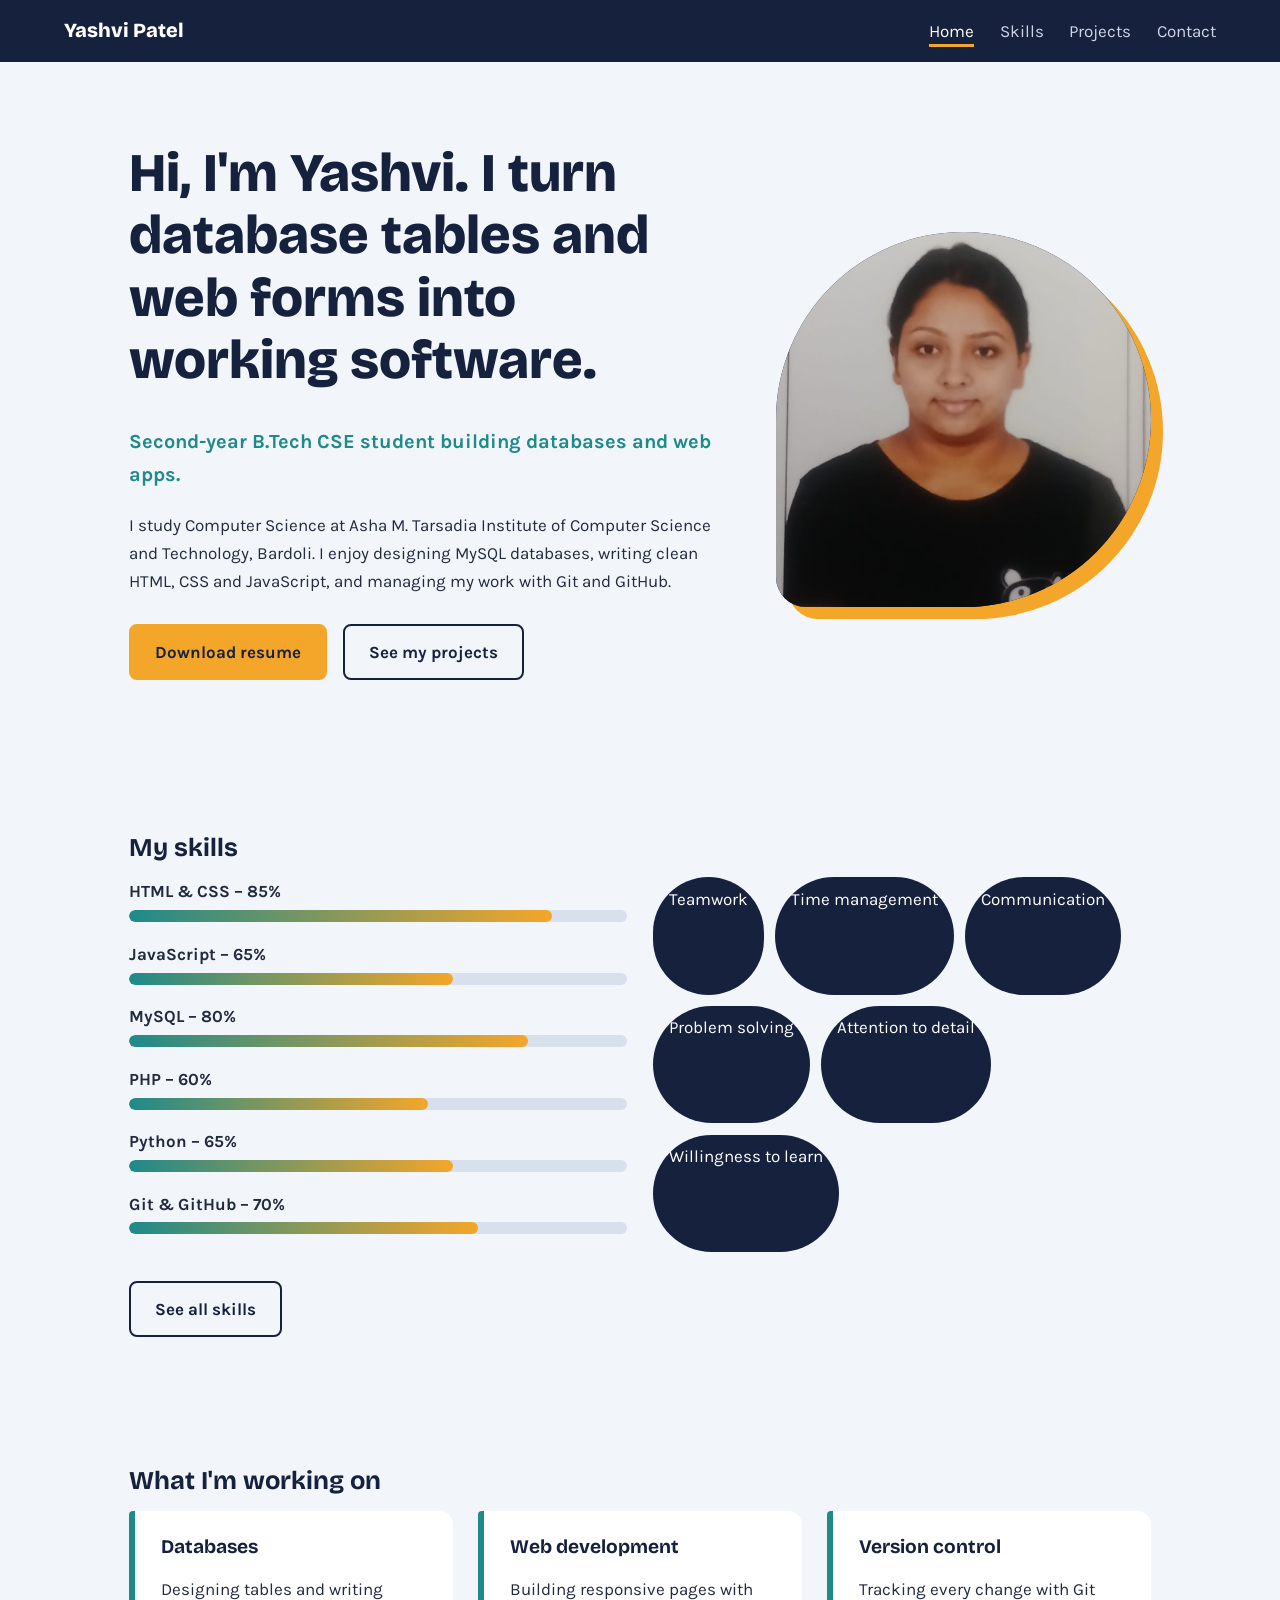
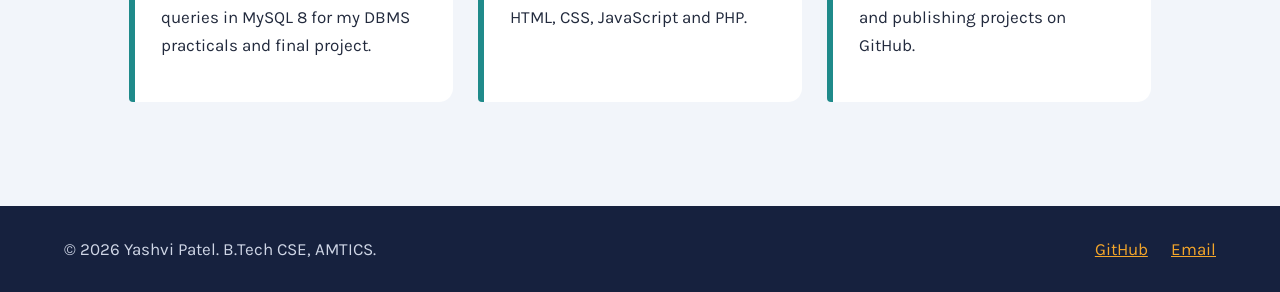
<file: index.html>
<!DOCTYPE html>
<html lang="en">
<head>
<meta charset="UTF-8">
<meta name="viewport" content="width=device-width, initial-scale=1">
<title>Home | Yashvi Patel</title>
<link rel="preconnect" href="https://fonts.googleapis.com">
<link href="https://fonts.googleapis.com/css2?family=Bricolage+Grotesque:wght@500;700;800&family=Karla:wght@400;500;700&display=swap" rel="stylesheet">
<link rel="stylesheet" href="style.css">
</head>
<body>
<header class="site-header">
  <a class="brand" href="index.html">Yashvi Patel</a>
  <button class="menu-btn" aria-label="Toggle menu" aria-expanded="false">Menu</button>
  <nav class="nav"><a href="index.html" aria-current="page">Home</a><a href="skills.html">Skills</a><a href="projects.html">Projects</a><a href="contact.html">Contact</a></nav>
</header>
<main>
<section class="hero">
  <div class="hero-text">
    <h1>Hi, I'm Yashvi. I turn database tables and web forms into working software.</h1>
    <p class="tagline">Second-year B.Tech CSE student building databases and web apps.</p>
    <p>I study Computer Science at Asha M. Tarsadia Institute of Computer Science and Technology, Bardoli. I enjoy designing MySQL databases, writing clean HTML, CSS and JavaScript, and managing my work with Git and GitHub.</p>
    <p class="actions">
      <a class="btn" href="resume.pdf" download>Download resume</a>
      <a class="btn ghost" href="projects.html">See my projects</a>
    </p>
  </div>
  <div class="avatar" data-initials="YP"><img src="profile.jpeg" alt="Portrait of Yashvi Patel" onerror="this.remove()"></div>
</section>
<section class="band">
  <h2>My skills</h2>
  <div class="grid two">
    <ul class="bars">
      <li><span>HTML &amp; CSS &ndash; 85%</span><div class="bar"><i style="width:85%"></i></div></li>
      <li><span>JavaScript &ndash; 65%</span><div class="bar"><i style="width:65%"></i></div></li>
      <li><span>MySQL &ndash; 80%</span><div class="bar"><i style="width:80%"></i></div></li>
      <li><span>PHP &ndash; 60%</span><div class="bar"><i style="width:60%"></i></div></li>
      <li><span>Python &ndash; 65%</span><div class="bar"><i style="width:65%"></i></div></li>
      <li><span>Git &amp; GitHub &ndash; 70%</span><div class="bar"><i style="width:70%"></i></div></li>
    </ul>
    <ul class="chips"><li>Teamwork</li><li>Time management</li><li>Communication</li><li>Problem solving</li><li>Attention to detail</li><li>Willingness to learn</li></ul>
  </div>
  <p class="actions"><a class="btn ghost" href="skills.html">See all skills</a></p>
</section>
<section class="band">
  <h2>What I'm working on</h2>
  <div class="grid three">
    <article class="card"><h3>Databases</h3><p>Designing tables and writing queries in MySQL 8 for my DBMS practicals and final project.</p></article>
    <article class="card"><h3>Web development</h3><p>Building responsive pages with HTML, CSS, JavaScript and PHP.</p></article>
    <article class="card"><h3>Version control</h3><p>Tracking every change with Git and publishing projects on GitHub.</p></article>
  </div>
</section>
</main>
<footer class="site-footer">
  <p>&copy; 2026 Yashvi Patel. B.Tech CSE, AMTICS.</p>
  <p class="social">
    <a href="https://github.com/patelyashvi704-gif" target="_blank" rel="noopener">GitHub</a>
    <a href="mailto:patelyashvi704@gmail.com">Email</a>
  </p>
</footer>
<script src="script.js"></script>
</body>
</html>
</file>
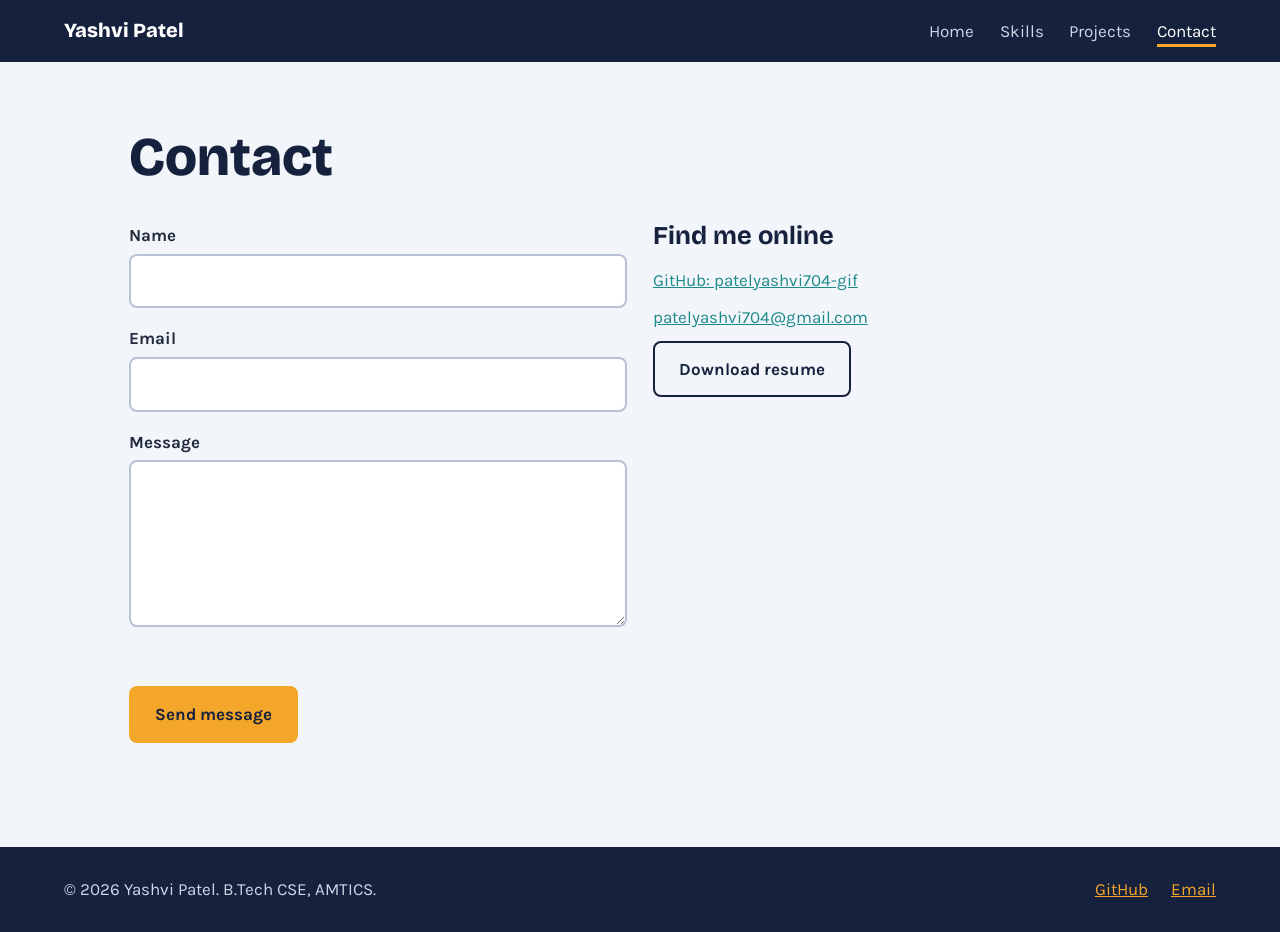
<file: contact.html>
<!DOCTYPE html>
<html lang="en">
<head>
<meta charset="UTF-8">
<meta name="viewport" content="width=device-width, initial-scale=1">
<title>Contact | Yashvi Patel</title>
<link rel="preconnect" href="https://fonts.googleapis.com">
<link href="https://fonts.googleapis.com/css2?family=Bricolage+Grotesque:wght@500;700;800&family=Karla:wght@400;500;700&display=swap" rel="stylesheet">
<link rel="stylesheet" href="style.css">
</head>
<body>
<header class="site-header">
  <a class="brand" href="index.html">Yashvi Patel</a>
  <button class="menu-btn" aria-label="Toggle menu" aria-expanded="false">Menu</button>
  <nav class="nav"><a href="index.html">Home</a><a href="skills.html">Skills</a><a href="projects.html">Projects</a><a href="contact.html" aria-current="page">Contact</a></nav>
</header>
<main>
<section class="band first">
  <h1>Contact</h1>
  <div class="grid two">
    <form id="contact-form" novalidate>
      <label>Name<input type="text" id="name" required></label>
      <label>Email<input type="email" id="email" required></label>
      <label>Message<textarea id="message" rows="5" required></textarea></label>
      <p class="msg" id="form-msg" role="status"></p>
      <button class="btn" type="submit">Send message</button>
    </form>
    <div>
      <h2>Find me online</h2>
      <ul class="links">
        <li><a href="https://github.com/patelyashvi704-gif" target="_blank" rel="noopener">GitHub: patelyashvi704-gif</a></li>
        <li><a href="mailto:patelyashvi704@gmail.com">patelyashvi704@gmail.com</a></li>
      </ul>
      <a class="btn ghost" href="resume.pdf" download>Download resume</a>
    </div>
  </div>
</section>
</main>
<footer class="site-footer">
  <p>&copy; 2026 Yashvi Patel. B.Tech CSE, AMTICS.</p>
  <p class="social">
    <a href="https://github.com/patelyashvi704-gif" target="_blank" rel="noopener">GitHub</a>
    <a href="mailto:patelyashvi704@gmail.com">Email</a>
  </p>
</footer>
<script src="script.js"></script>
</body>
</html>
</file>
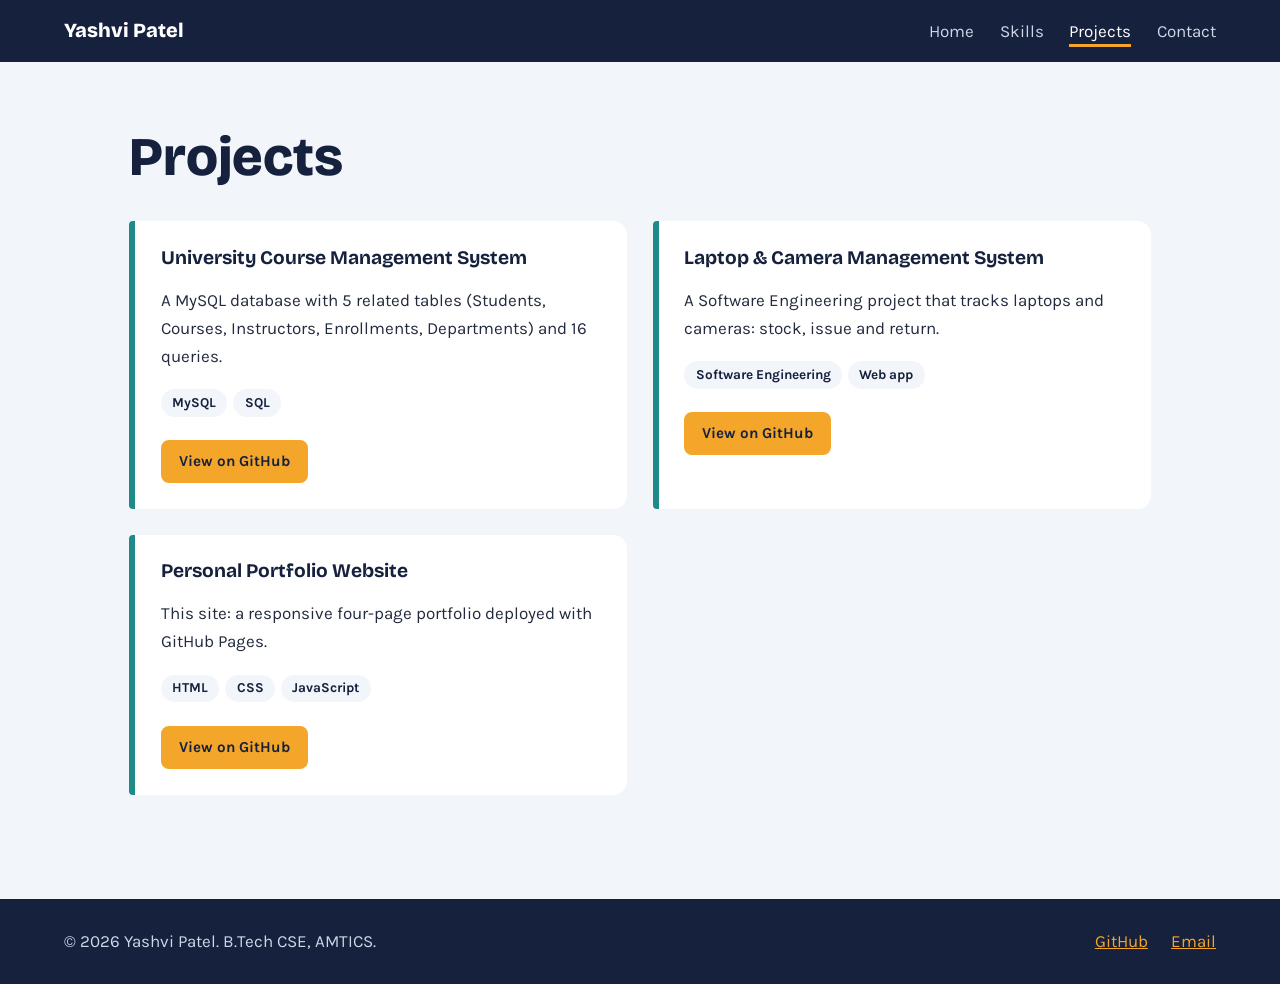
<file: projects.html>
<!DOCTYPE html>
<html lang="en">
<head>
<meta charset="UTF-8">
<meta name="viewport" content="width=device-width, initial-scale=1">
<title>Projects | Yashvi Patel</title>
<link rel="preconnect" href="https://fonts.googleapis.com">
<link href="https://fonts.googleapis.com/css2?family=Bricolage+Grotesque:wght@500;700;800&family=Karla:wght@400;500;700&display=swap" rel="stylesheet">
<link rel="stylesheet" href="style.css">
</head>
<body>
<header class="site-header">
  <a class="brand" href="index.html">Yashvi Patel</a>
  <button class="menu-btn" aria-label="Toggle menu" aria-expanded="false">Menu</button>
  <nav class="nav"><a href="index.html">Home</a><a href="skills.html">Skills</a><a href="projects.html" aria-current="page">Projects</a><a href="contact.html">Contact</a></nav>
</header>
<main>
<section class="band first">
  <h1>Projects</h1>
  <div class="grid two">
    <article class="card"><h3>University Course Management System</h3><p>A MySQL database with 5 related tables (Students, Courses, Instructors, Enrollments, Departments) and 16 queries.</p><p class="tags"><span>MySQL</span><span>SQL</span></p><a class="btn small" href="https://github.com/patelyashvi704-gif" target="_blank" rel="noopener">View on GitHub</a></article>
    <article class="card"><h3>Laptop &amp; Camera Management System</h3><p>A Software Engineering project that tracks laptops and cameras: stock, issue and return.</p><p class="tags"><span>Software Engineering</span><span>Web app</span></p><a class="btn small" href="https://github.com/patelyashvi704-gif" target="_blank" rel="noopener">View on GitHub</a></article>
    <article class="card"><h3>Personal Portfolio Website</h3><p>This site: a responsive four-page portfolio deployed with GitHub Pages.</p><p class="tags"><span>HTML</span><span>CSS</span><span>JavaScript</span></p><a class="btn small" href="https://github.com/patelyashvi704-gif/YashviPatel_PortfolioWebsite" target="_blank" rel="noopener">View on GitHub</a></article>
  </div>
</section>
</main>
<footer class="site-footer">
  <p>&copy; 2026 Yashvi Patel. B.Tech CSE, AMTICS.</p>
  <p class="social">
    <a href="https://github.com/patelyashvi704-gif" target="_blank" rel="noopener">GitHub</a>
    <a href="mailto:patelyashvi704@gmail.com">Email</a>
  </p>
</footer>
<script src="script.js"></script>
</body>
</html>
</file>
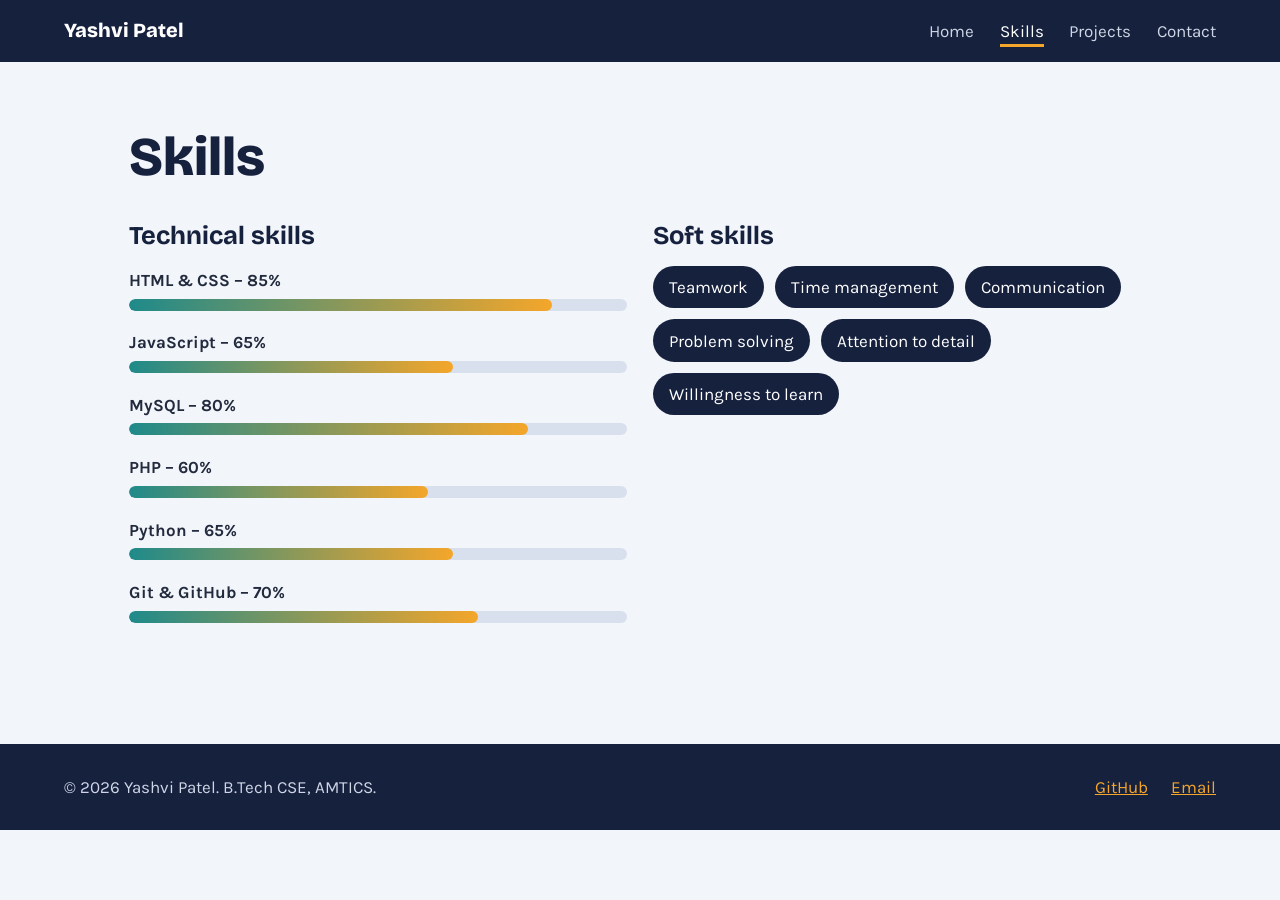
<file: skills.html>
<!DOCTYPE html>
<html lang="en">
<head>
<meta charset="UTF-8">
<meta name="viewport" content="width=device-width, initial-scale=1">
<title>Skills | Yashvi Patel</title>
<link rel="preconnect" href="https://fonts.googleapis.com">
<link href="https://fonts.googleapis.com/css2?family=Bricolage+Grotesque:wght@500;700;800&family=Karla:wght@400;500;700&display=swap" rel="stylesheet">
<link rel="stylesheet" href="style.css">
</head>
<body>
<header class="site-header">
  <a class="brand" href="index.html">Yashvi Patel</a>
  <button class="menu-btn" aria-label="Toggle menu" aria-expanded="false">Menu</button>
  <nav class="nav"><a href="index.html">Home</a><a href="skills.html" aria-current="page">Skills</a><a href="projects.html">Projects</a><a href="contact.html">Contact</a></nav>
</header>
<main>
<section class="band first">
  <h1>Skills</h1>
  <div class="grid two">
    <div><h2>Technical skills</h2><ul class="bars">
      <li><span>HTML &amp; CSS &ndash; 85%</span><div class="bar"><i style="width:85%"></i></div></li>
      <li><span>JavaScript &ndash; 65%</span><div class="bar"><i style="width:65%"></i></div></li>
      <li><span>MySQL &ndash; 80%</span><div class="bar"><i style="width:80%"></i></div></li>
      <li><span>PHP &ndash; 60%</span><div class="bar"><i style="width:60%"></i></div></li>
      <li><span>Python &ndash; 65%</span><div class="bar"><i style="width:65%"></i></div></li>
      <li><span>Git &amp; GitHub &ndash; 70%</span><div class="bar"><i style="width:70%"></i></div></li>
    </ul></div>
    <div><h2>Soft skills</h2><ul class="chips"><li>Teamwork</li><li>Time management</li><li>Communication</li><li>Problem solving</li><li>Attention to detail</li><li>Willingness to learn</li></ul></div>
  </div>
</section>
</main>
<footer class="site-footer">
  <p>&copy; 2026 Yashvi Patel. B.Tech CSE, AMTICS.</p>
  <p class="social">
    <a href="https://github.com/patelyashvi704-gif" target="_blank" rel="noopener">GitHub</a>
    <a href="mailto:patelyashvi704@gmail.com">Email</a>
  </p>
</footer>
<script src="script.js"></script>
</body>
</html>
</file>
<file: style.css>
:root{--navy:#16213e;--paper:#f2f5fa;--sun:#f4a62a;--teal:#1f8a8a;--ink:#222a3d;--white:#fff;
--display:"Bricolage Grotesque",Georgia,sans-serif;--body:"Karla",Arial,sans-serif}
*{box-sizing:border-box}
html{scroll-behavior:smooth}
body{margin:0;font-family:var(--body);font-size:1.0625rem;line-height:1.65;color:var(--ink);background:var(--paper)}
h1,h2,h3{font-family:var(--display);color:var(--navy);line-height:1.15;margin:0 0 .6em}
h1{font-size:clamp(2rem,5vw,3.4rem);font-weight:800}
h2{font-size:1.6rem}
h3{font-size:1.2rem}
a{color:var(--teal)}
:focus-visible{outline:3px solid var(--sun);outline-offset:3px}
.site-header{position:sticky;top:0;z-index:10;display:flex;align-items:center;justify-content:space-between;padding:.9rem 5vw;background:var(--navy)}
.brand{font-family:var(--display);font-weight:800;font-size:1.25rem;color:var(--white);text-decoration:none}
.nav a{color:#cfd6e6;text-decoration:none;margin-left:1.6rem;padding-bottom:.2rem;border-bottom:3px solid transparent;transition:color .2s,border-color .2s}
.nav a:hover,.nav a[aria-current]{color:var(--white);border-color:var(--sun)}
.menu-btn{display:none;background:none;border:2px solid var(--sun);color:var(--white);padding:.35rem .8rem;border-radius:6px;font:inherit;cursor:pointer}
.hero{display:grid;grid-template-columns:1.6fr 1fr;gap:3rem;align-items:center;padding:5rem 5vw;max-width:1150px;margin:auto}
.tagline{font-size:1.25rem;font-weight:700;color:var(--teal)}
.hero-text p{max-width:60ch}
.avatar{position:relative;aspect-ratio:1;border-radius:50% 50% 50% 8%;background:var(--navy);display:grid;place-items:center;overflow:hidden;box-shadow:12px 12px 0 var(--sun)}
.avatar::before{content:attr(data-initials);font-family:var(--display);font-weight:800;font-size:5rem;color:var(--sun)}
.avatar img{position:absolute;inset:0;width:100%;height:100%;object-fit:cover}
.actions{display:flex;flex-wrap:wrap;gap:1rem;margin-top:1.8rem}
.btn{display:inline-block;background:var(--sun);color:var(--navy);text-decoration:none;padding:.75rem 1.5rem;border:2px solid var(--sun);border-radius:8px;cursor:pointer;font:inherit;font-weight:700;transition:transform .2s,background .2s,color .2s}
.btn:hover{transform:translateY(-3px);background:var(--navy);color:var(--white);border-color:var(--navy)}
.btn.ghost{background:transparent;border-color:var(--navy);color:var(--navy)}
.btn.ghost:hover{background:var(--navy);color:var(--white)}
.btn.small{padding:.45rem 1rem;font-size:.95rem}

.band{padding:3.5rem 5vw;max-width:1150px;margin:auto}
.band.first{padding-top:4rem;min-height:60vh}
.grid{display:grid;gap:1.6rem}
.grid.two{grid-template-columns:repeat(2,1fr)}
.grid.three{grid-template-columns:repeat(3,1fr)}
.card{background:var(--white);padding:1.6rem;border-left:6px solid var(--teal);border-radius:4px 14px 14px 4px;transition:transform .2s,box-shadow .2s}
.card:hover{transform:translateY(-5px);box-shadow:0 10px 24px rgba(22,33,62,.15)}
.tags span{display:inline-block;background:var(--paper);color:var(--navy);font-size:.85rem;font-weight:700;padding:.15rem .7rem;border-radius:99px;margin:0 .4rem .4rem 0}
.bars,.chips,.links{list-style:none;padding:0;margin:0}
.bars li{margin-bottom:1.1rem}
.bars span{font-weight:700;display:block;margin-bottom:.3rem}
.bar{height:12px;background:#d9e0ed;border-radius:99px;overflow:hidden}
.bar i{display:block;height:100%;width:0;background:linear-gradient(90deg,var(--teal),var(--sun));border-radius:99px;transition:width 1s ease}
.chips{display:flex;flex-wrap:wrap;gap:.7rem}
.chips li{background:var(--navy);color:var(--white);padding:.45rem 1rem;border-radius:99px;transition:background .2s,color .2s}
.chips li:hover{background:var(--sun);color:var(--navy)}
.links li{margin-bottom:.6rem}
form label{display:block;font-weight:700;margin-bottom:1rem}
input,textarea{display:block;width:100%;margin-top:.3rem;padding:.7rem;font:inherit;border:2px solid #b8c2d6;border-radius:8px;background:var(--white)}
input:focus,textarea:focus{border-color:var(--teal);outline:none}
.msg{min-height:1.5em;font-weight:700;color:var(--teal)}
.msg.error{color:#b3261e}
.site-footer{background:var(--navy);color:#cfd6e6;padding:1.8rem 5vw;display:flex;flex-wrap:wrap;justify-content:space-between;gap:1rem;margin-top:3rem}
.site-footer p{margin:0}
.site-footer a{color:var(--sun);margin-left:1.2rem;transition:color .2s}
.site-footer a:hover{color:var(--white)}
@media (max-width:760px){
.menu-btn{display:block}
.nav{display:none;position:absolute;top:100%;left:0;right:0;background:var(--navy);padding:1rem 5vw 1.4rem}
.nav.open{display:flex;flex-direction:column;gap:.9rem}
.nav a{margin:0}
.hero{grid-template-columns:1fr;padding:3rem 5vw}
.avatar{max-width:260px;order:-1}
.grid.two,.grid.three{grid-template-columns:1fr}
.site-footer a{margin:0 1.2rem 0 0}
}
@media (prefers-reduced-motion:reduce){*{transition:none!important;scroll-behavior:auto!important}}
/* Soft Skills Pill Badges */
.soft-skills {
  display: flex;
  flex-wrap: wrap;
  gap: 0.8rem;
  margin-top: 1rem;
}

.badge {
  background-color: #1a2238;
  color: #ffffff;
  padding: 0.5rem 1rem;
  border-radius: 20px;
  font-size: 0.9rem;
  font-weight: 500;
}
</file>
